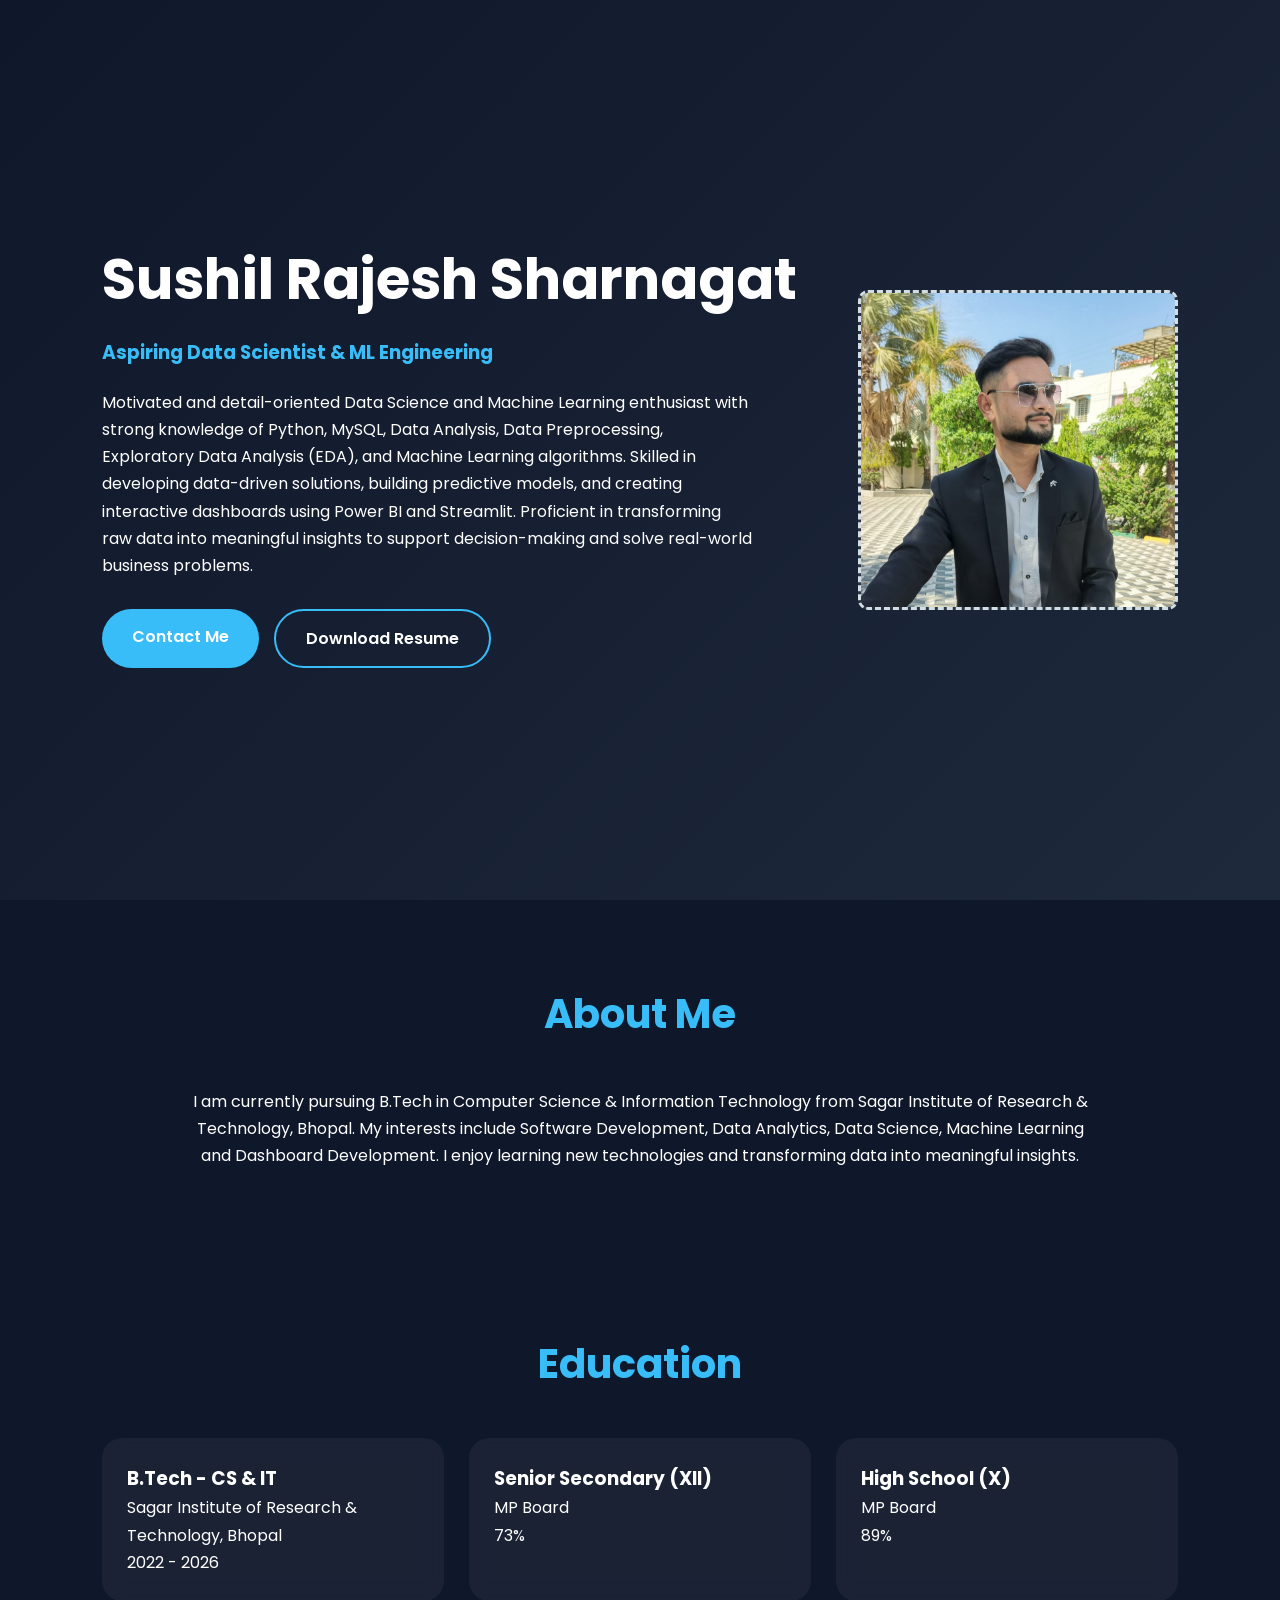
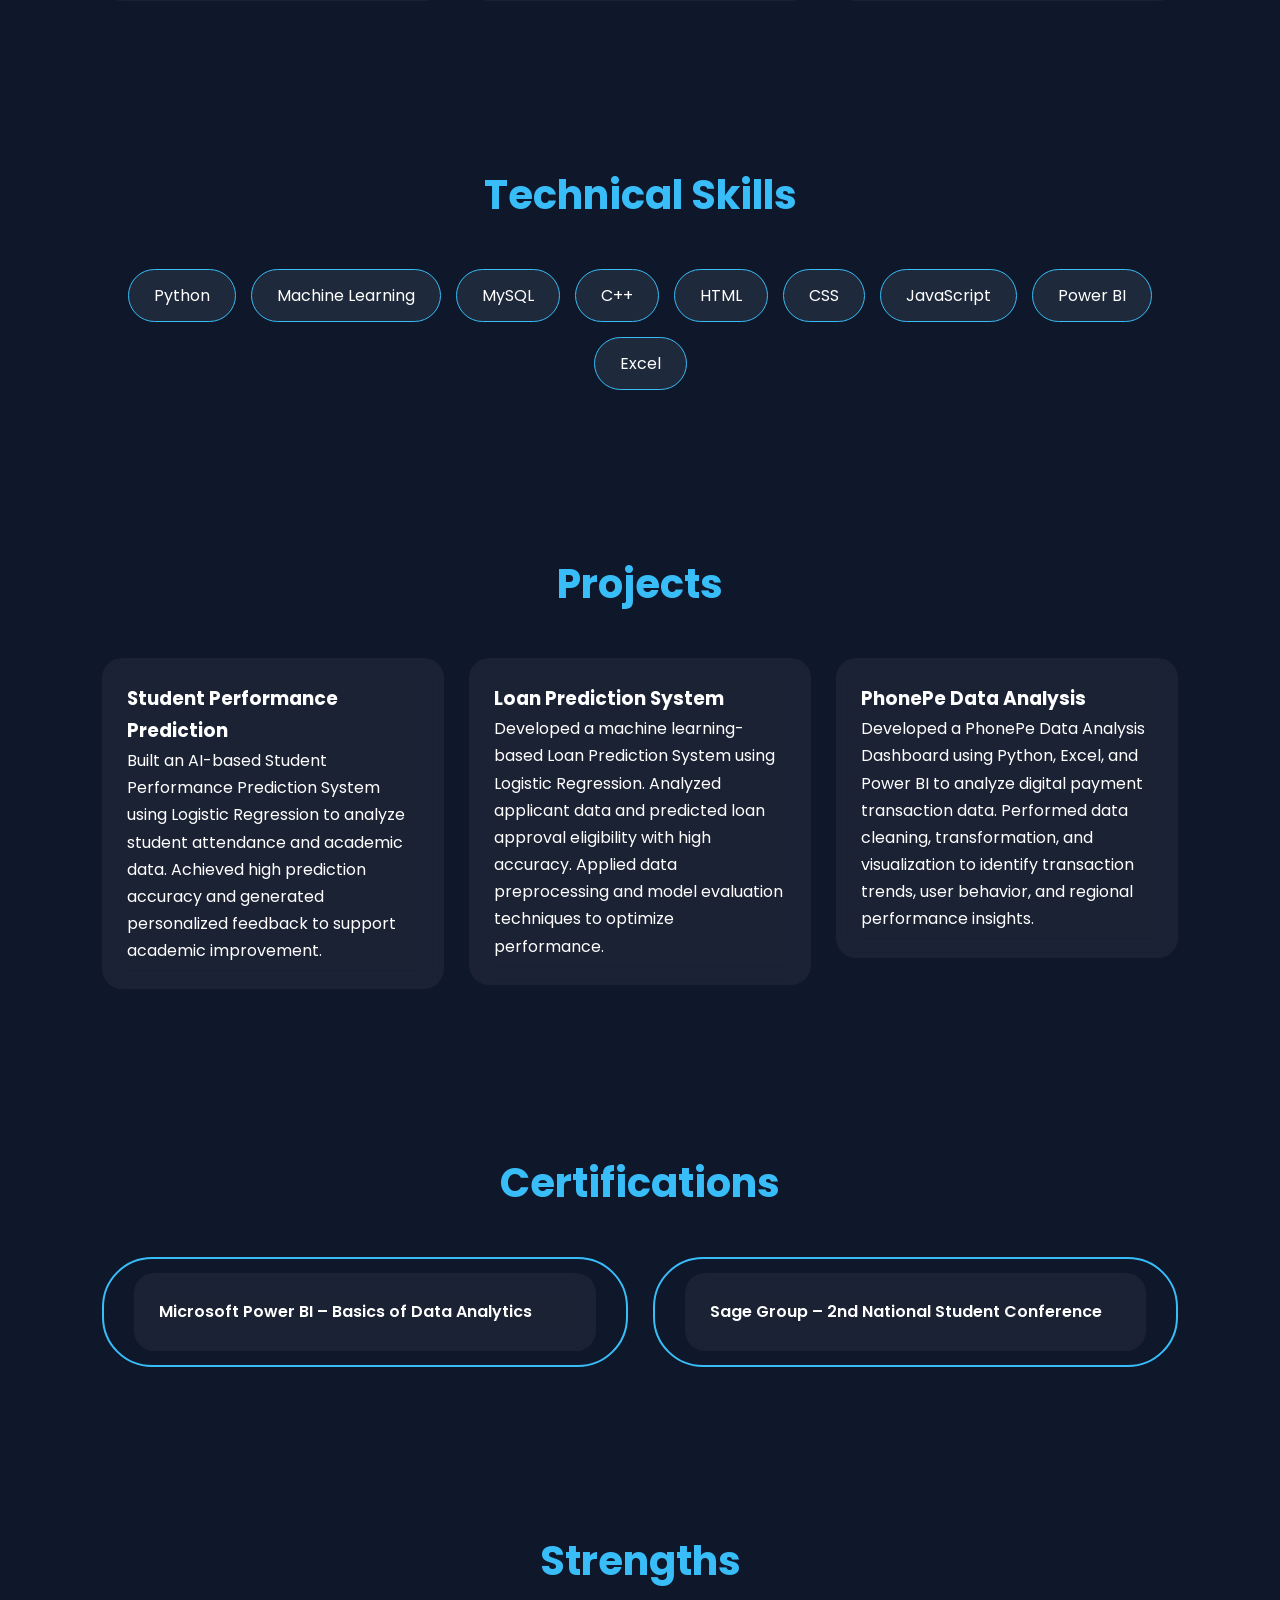
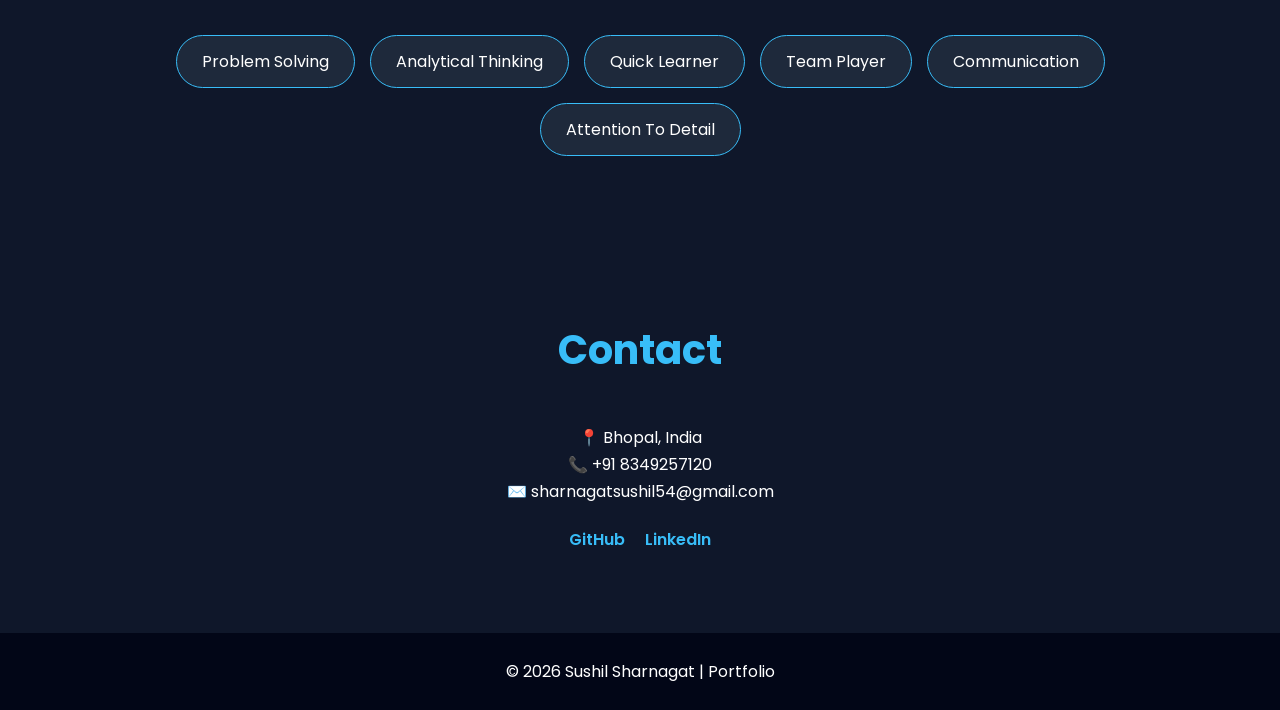
<file: index.html>
<!DOCTYPE html>
<html lang="en">
<head>
<meta charset="UTF-8">
<meta name="viewport" content="width=device-width, initial-scale=1.0">
<title>Sushil Sharnagat | Portfolio</title>
<link rel="stylesheet" href="style.css">
<link href="https://fonts.googleapis.com/css2?family=Poppins:wght@300;400;500;600;700&display=swap" rel="stylesheet">
</head>

<body>

<header class="hero">

<div class="hero-content">

<div class="hero-text">
<h1>Sushil Rajesh Sharnagat</h1>
<h3>Aspiring Data Scientist & ML Engineering</h3>

<p>
Motivated and detail-oriented Data Science and 
Machine Learning enthusiast with strong knowledge of Python, 
MySQL, Data Analysis, Data Preprocessing, Exploratory Data Analysis (EDA), 
and Machine Learning algorithms. Skilled in developing data-driven solutions, 
building predictive models, and creating interactive dashboards using Power BI 
and Streamlit. Proficient in transforming raw data into meaningful insights to 
support decision-making and solve real-world business problems.
</p>

<div class="hero-btns">
<a href="#contact" class="btn">Contact Me</a>

<!-- Resume Link Here -->
<a href="Sushil_Sharnagat_Resume.pdf" target="_blank" class="btn secondary">
Download Resume
</a>
</div>
</div>

<div class="photo-box">
<span><img src="Sushil.jpeg" alt="Profile"></span>
</div>

</div>

</header>

<section class="section">
<h2>About Me</h2>

<p class="about">
I am currently pursuing B.Tech in Computer Science & Information Technology
from Sagar Institute of Research & Technology, Bhopal.
My interests include Software Development, Data Analytics,
Data Science, Machine Learning and Dashboard Development.
I enjoy learning new technologies and transforming data into meaningful insights.
</p>
</section>

<section class="section">
<h2>Education</h2>

<div class="timeline">

<div class="card">
<h3>B.Tech - CS & IT</h3>
<p>Sagar Institute of Research & Technology, Bhopal</p>
<span>2022 - 2026</span>
</div>

<div class="card">
<h3>Senior Secondary (XII)</h3>
<p>MP Board</p>
<span>73%</span>
</div>

<div class="card">
<h3>High School (X)</h3>
<p>MP Board</p>
<span>89%</span>
</div>

</div>
</section>

<section class="section">
<h2>Technical Skills</h2>

<div class="skills">

<div class="skill-card">Python</div>
<div class="skill-card">Machine Learning</div>
<div class="skill-card">MySQL</div>
<div class="skill-card">C++</div>
<div class="skill-card">HTML</div>
<div class="skill-card">CSS</div>
<div class="skill-card">JavaScript</div>
<div class="skill-card">Power BI</div>
<div class="skill-card">Excel</div>

</div>
</section>

<section class="section">
<h2>Projects</h2>

<div class="projects">
<a href="https://ai-based-student-performance.onrender.com" target="_blank" class="project-link">
<div class="project-card">
<h3 >Student Performance Prediction</h3>
<p>
Built an AI-based Student Performance Prediction System using Logistic Regression
to analyze student attendance and academic data. Achieved high prediction accuracy
and generated personalized feedback to support academic improvement.
</p>
</div>
</a>

<a href="https://ai-loan-prediction-system.streamlit.app/" target="_blank" class="project-link">
<div class="project-card">
<h3>Loan Prediction System</h3>
<p>
Developed a machine learning-based Loan Prediction System using Logistic Regression.
Analyzed applicant data and predicted loan approval eligibility with high accuracy.
Applied data preprocessing and model evaluation techniques to optimize performance.
</p>
</div>
</a>
<a href="https://github.com/SushilS213/PhonePe-Data-Analysis-With-Visualization" target="_blank" class="project-link">
<div class="project-card">
<h3>PhonePe Data Analysis</h3>
<p>
Developed a PhonePe Data Analysis Dashboard using Python, Excel, and Power BI to analyze digital payment transaction data.
Performed data cleaning, transformation, and visualization to identify transaction trends, user behavior, and regional performance insights.
</p>
</div>
</a>

</div>
</section>

<section class="section">
<h2>Certifications</h2>

<div class="certifications">

<a href="Certificate of Data Analysis.pdf" target="_blank" class="btn secondary">
<div class="card">
    Microsoft Power BI – Basics of Data Analytics
</div>
</a>

<a href="Sage Certificate.jpeg" target="_blank" class="btn secondary">
<div class="card">
Sage Group – 2nd National Student Conference
</div>
</a>
</div>
</section>

<section class="section">
<h2>Strengths</h2>

<div class="skills">
<div class="skill-card">Problem Solving</div>
<div class="skill-card">Analytical Thinking</div>
<div class="skill-card">Quick Learner</div>
<div class="skill-card">Team Player</div>
<div class="skill-card">Communication</div>
<div class="skill-card">Attention To Detail</div>
</div>

</section>

<section id="contact" class="section">

<h2>Contact</h2>

<div class="contact-box">

<p>📍 Bhopal, India</p>
<p>📞 +91 8349257120</p>
<p>✉️ sharnagatsushil54@gmail.com</p>

<div class="socials">

<a href="https://github.com/SushilS213" target="_blank">
GitHub
</a>

<a href="https://www.linkedin.com/in/sushil-sharnagat-8957b0297" target="_blank">
LinkedIn
</a>

</div>

</div>

</section>

<footer>
© 2026 Sushil Sharnagat | Portfolio
</footer>

</body>
</html>
</file>
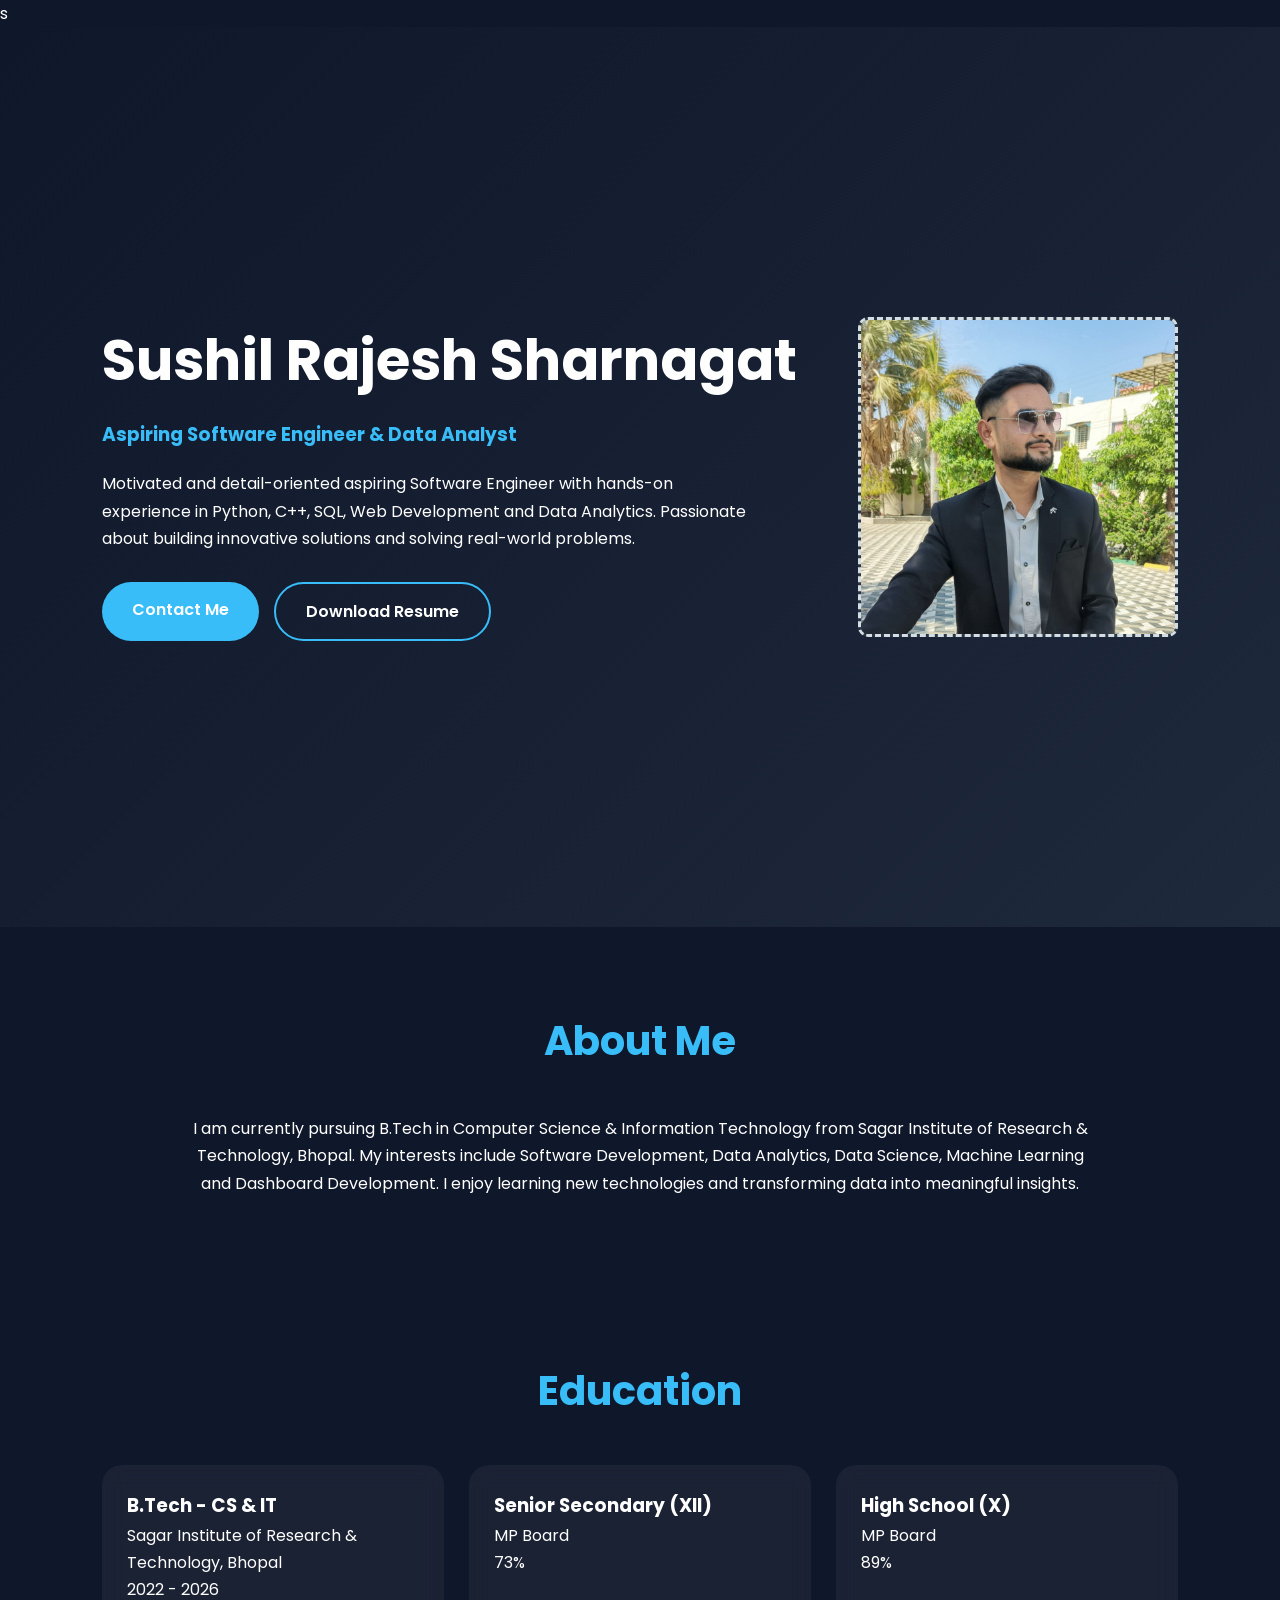
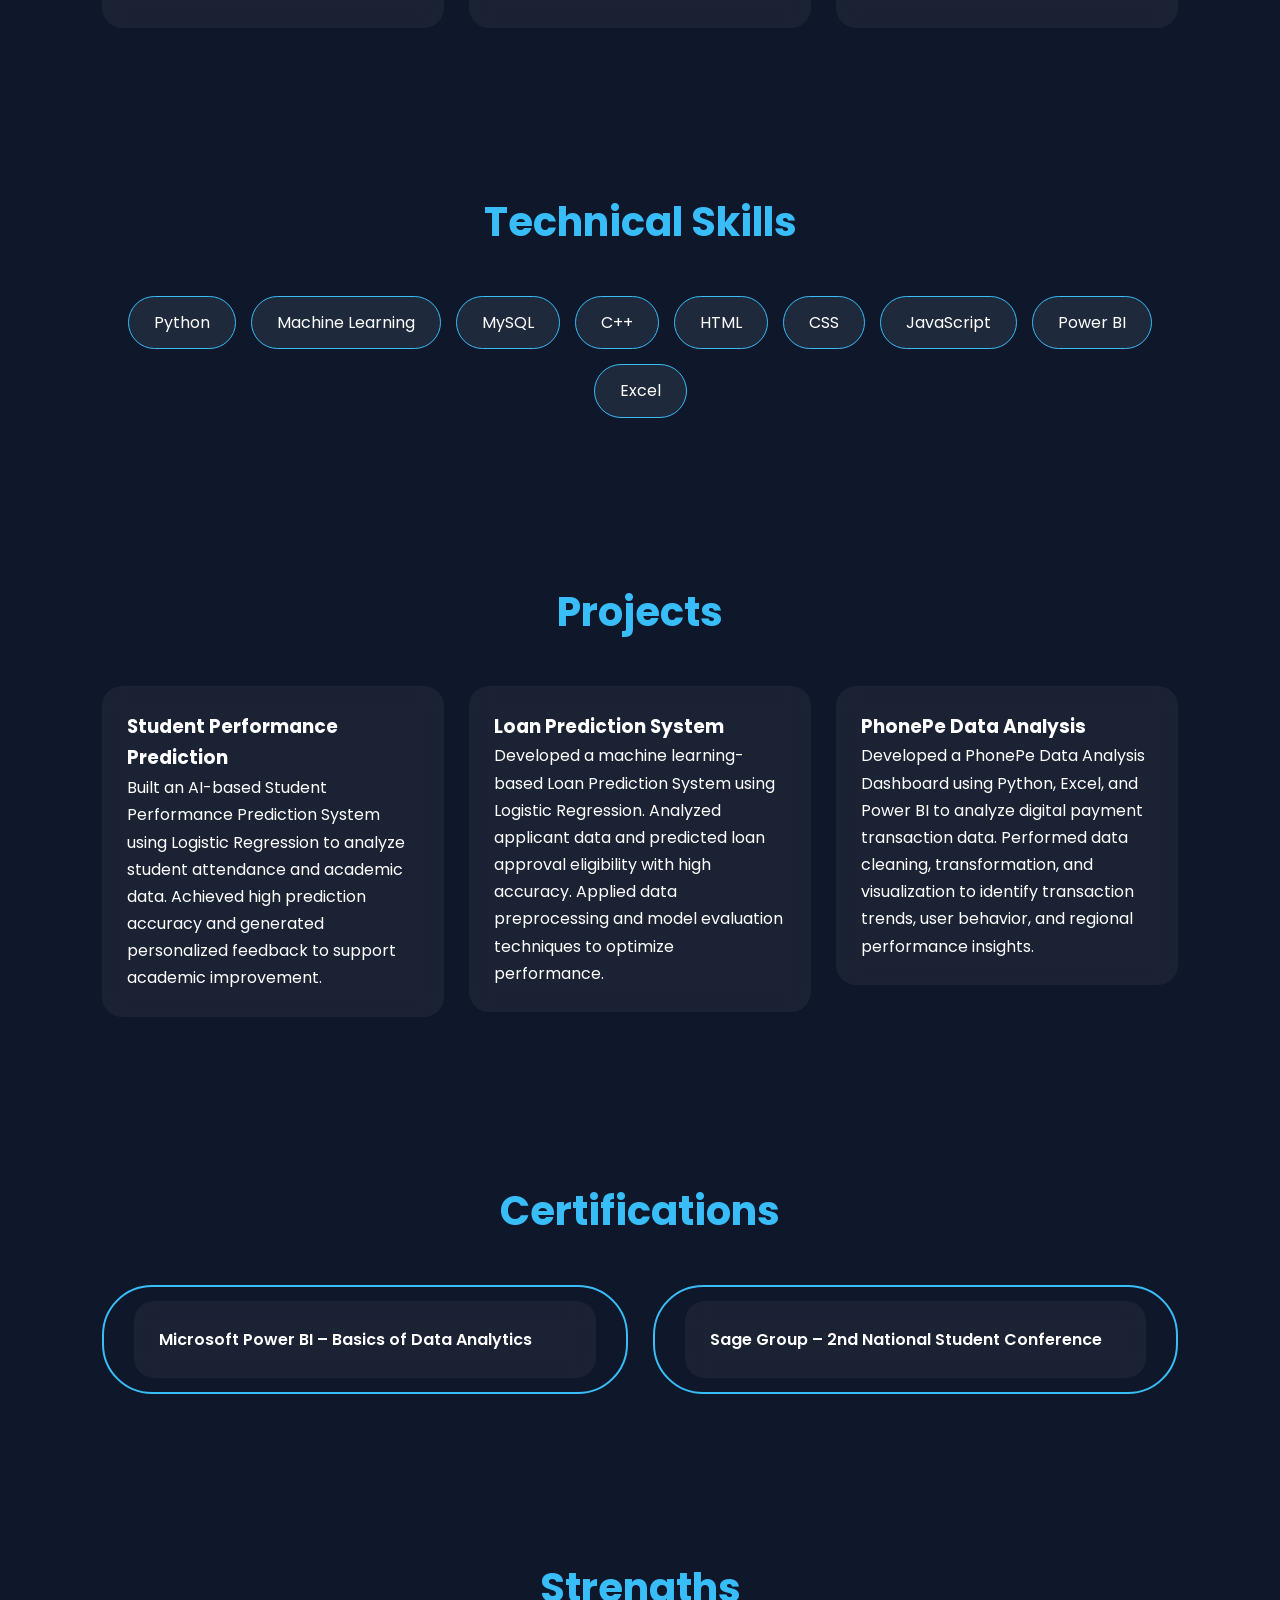
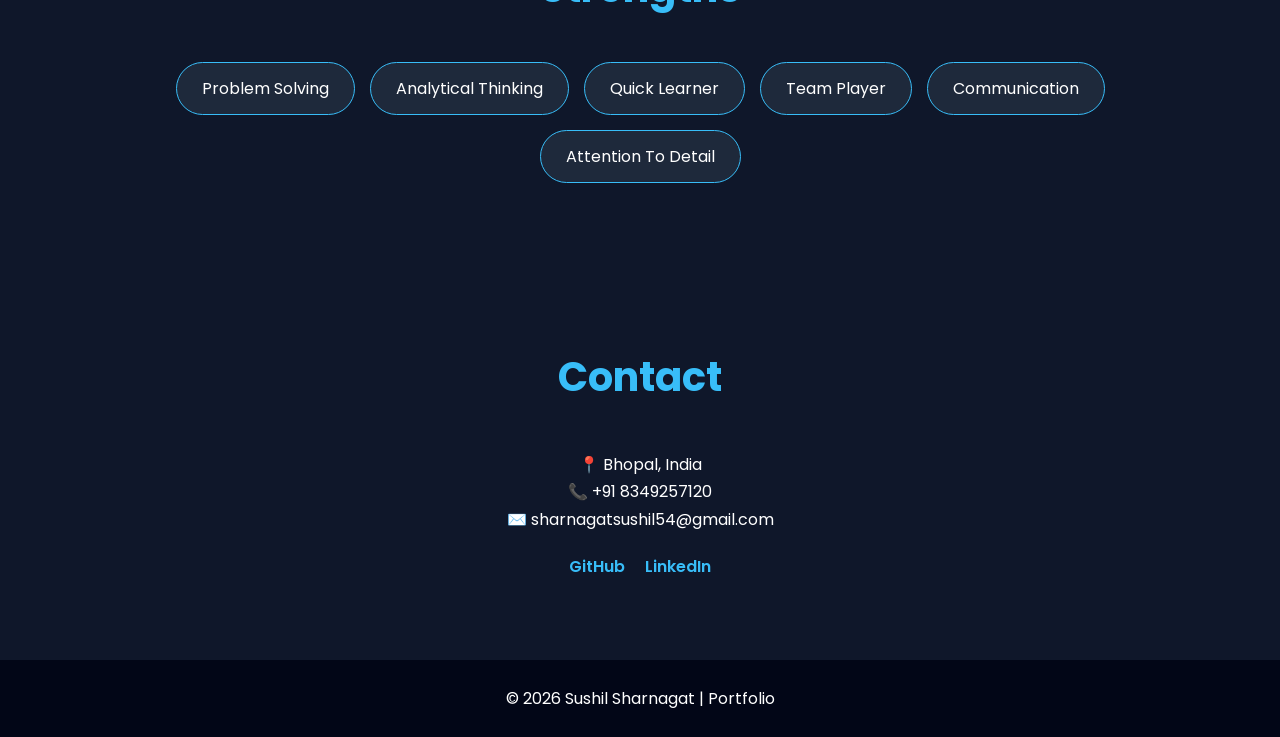
<file: Main.html>
<!DOCTYPE html>
<html lang="en">
<head>
<meta charset="UTF-8">
<meta name="viewport" content="width=device-width, initial-scale=1.0">
<title>Sushil Sharnagat | Portfolio</title>
<link rel="stylesheet" href="main.css">s
<link href="https://fonts.googleapis.com/css2?family=Poppins:wght@300;400;500;600;700&display=swap" rel="stylesheet">
</head>

<body>

<header class="hero">

<div class="hero-content">

<div class="hero-text">
<h1>Sushil Rajesh Sharnagat</h1>
<h3>Aspiring Software Engineer & Data Analyst</h3>

<p>
Motivated and detail-oriented aspiring Software Engineer with hands-on
experience in Python, C++, SQL, Web Development and Data Analytics.
Passionate about building innovative solutions and solving real-world problems.
</p>

<div class="hero-btns">
<a href="#contact" class="btn">Contact Me</a>

<!-- Resume Link Here -->
<a href="Sushil_Sharnagat_Resume.pdf" target="_blank" class="btn secondary">
Download Resume
</a>
</div>
</div>

<div class="photo-box">
<span><img src="Sushil.jpeg" alt="Profile"></span>
</div>

</div>

</header>

<section class="section">
<h2>About Me</h2>

<p class="about">
I am currently pursuing B.Tech in Computer Science & Information Technology
from Sagar Institute of Research & Technology, Bhopal.
My interests include Software Development, Data Analytics,
Data Science, Machine Learning and Dashboard Development.
I enjoy learning new technologies and transforming data into meaningful insights.
</p>
</section>

<section class="section">
<h2>Education</h2>

<div class="timeline">

<div class="card">
<h3>B.Tech - CS & IT</h3>
<p>Sagar Institute of Research & Technology, Bhopal</p>
<span>2022 - 2026</span>
</div>

<div class="card">
<h3>Senior Secondary (XII)</h3>
<p>MP Board</p>
<span>73%</span>
</div>

<div class="card">
<h3>High School (X)</h3>
<p>MP Board</p>
<span>89%</span>
</div>

</div>
</section>

<section class="section">
<h2>Technical Skills</h2>

<div class="skills">

<div class="skill-card">Python</div>
<div class="skill-card">Machine Learning</div>
<div class="skill-card">MySQL</div>
<div class="skill-card">C++</div>
<div class="skill-card">HTML</div>
<div class="skill-card">CSS</div>
<div class="skill-card">JavaScript</div>
<div class="skill-card">Power BI</div>
<div class="skill-card">Excel</div>

</div>
</section>

<section class="section">
<h2>Projects</h2>

<div class="projects">
<a href="https://ai-based-student-performance.onrender.com" target="_blank" class="project-link">
<div class="project-card">
<h3 >Student Performance Prediction</h3>
<p>
Built an AI-based Student Performance Prediction System using Logistic Regression
to analyze student attendance and academic data. Achieved high prediction accuracy
and generated personalized feedback to support academic improvement.
</p>
</div>
</a>

<a href="https://ai-loan-prediction-system.streamlit.app/" target="_blank" class="project-link">
<div class="project-card">
<h3>Loan Prediction System</h3>
<p>
Developed a machine learning-based Loan Prediction System using Logistic Regression.
Analyzed applicant data and predicted loan approval eligibility with high accuracy.
Applied data preprocessing and model evaluation techniques to optimize performance.
</p>
</div>
</a>
<a href="https://github.com/SushilS213/PhonePe-Data-Analysis-With-Visualization" target="_blank" class="project-link">
<div class="project-card">
<h3>PhonePe Data Analysis</h3>
<p>
Developed a PhonePe Data Analysis Dashboard using Python, Excel, and Power BI to analyze digital payment transaction data.
Performed data cleaning, transformation, and visualization to identify transaction trends, user behavior, and regional performance insights.
</p>
</div>
</a>

</div>
</section>

<section class="section">
<h2>Certifications</h2>

<div class="certifications">

<a href="Certificate of Data Analysis.pdf" target="_blank" class="btn secondary">
<div class="card">
    Microsoft Power BI – Basics of Data Analytics
</div>
</a>

<a href="Sage Certificate.jpeg" target="_blank" class="btn secondary">
<div class="card">
Sage Group – 2nd National Student Conference
</div>
</a>
</div>
</section>

<section class="section">
<h2>Strengths</h2>

<div class="skills">
<div class="skill-card">Problem Solving</div>
<div class="skill-card">Analytical Thinking</div>
<div class="skill-card">Quick Learner</div>
<div class="skill-card">Team Player</div>
<div class="skill-card">Communication</div>
<div class="skill-card">Attention To Detail</div>
</div>

</section>

<section id="contact" class="section">

<h2>Contact</h2>

<div class="contact-box">

<p>📍 Bhopal, India</p>
<p>📞 +91 8349257120</p>
<p>✉️ sharnagatsushil54@gmail.com</p>

<div class="socials">

<a href="https://github.com/SushilS213" target="_blank">
GitHub
</a>

<a href="https://www.linkedin.com/in/sushil-sharnagat-8957b0297" target="_blank">
LinkedIn
</a>

</div>

</div>

</section>

<footer>
© 2026 Sushil Sharnagat | Portfolio
</footer>

</body>
</html>
</file>
<file: style.css>
*{
margin:0;
padding:0;
box-sizing:border-box;
font-family:'Poppins',sans-serif;
}

body{
background:#0f172a;
color:white;
line-height:1.7;
}

.hero{
min-height:100vh;
display:flex;
align-items:center;
justify-content:center;
padding:50px 8%;
background:linear-gradient(135deg,#0f172a,#1e293b);
}

.hero-content{
width:100%;
max-width:1200px;
display:flex;
align-items:center;
justify-content:space-between;
gap:60px;
flex-wrap:wrap;
}

.hero-text{
flex:1;
min-width:300px;
}

.hero-text h1{
font-size:3.5rem;
margin-bottom:10px;
}

.hero-text h3{
color:#38bdf8;
margin-bottom:20px;
}

.hero-text p{
max-width:650px;
}

.hero-btns{
margin-top:30px;
display:flex;
gap:15px;
flex-wrap:wrap;
}

.btn{
padding:14px 30px;
background:#38bdf8;
color:white;
text-decoration:none;
border-radius:50px;
font-weight:600;
transition:.3s;
}

.btn:hover{
transform:translateY(-4px);
}

.secondary{
background:transparent;
border:2px solid #38bdf8;
}

.photo-box{
width:320px;
height:320px;
background:rgba(255,255,255,0.08);
border:3px dashed #d3dee2;
display:flex;
align-items:center;
justify-content:center;
border-radius:10px;
overflow: hidden;
}
.photo-box img{
width:100%;
height:100%;
object-fit: contain;
}
.section{
padding:80px 8%;
}

.section h2{
text-align:center;
font-size:2.5rem;
margin-bottom:40px;
color:#38bdf8;
}

.about{
max-width:900px;
margin:auto;
text-align:center;
}

.timeline,
.projects,
.certifications{
display:grid;
grid-template-columns:repeat(auto-fit,minmax(250px,1fr));
gap:25px;
}

.card,
.project-card{
background:rgba(255,255,255,.05);
padding:25px;
border-radius:20px;
backdrop-filter:blur(10px);
transition:.3s;
}

/* .card:hover,
.project-card:hover{
transform:translateY(-8px);
} */
.project-link{
    text-decoration:none;
    color:white;
    display:block;
}
.skills{
display:flex;
justify-content:center;
flex-wrap:wrap;
gap:15px;
}

.skill-card{
background:#1e293b;
padding:12px 25px;
border-radius:30px;
border:1px solid #38bdf8;
}

.contact-box{
text-align:center;
}

.socials{
margin-top:20px;
display:flex;
justify-content:center;
gap:20px;
flex-wrap:wrap;
}

.socials a{
color:#38bdf8;
text-decoration:none;
font-weight:600;
}

footer{
text-align:center;
padding:25px;
background:#020617;
}

@media(max-width:768px){

.hero-content{
flex-direction:column-reverse;
text-align:center;
}

.hero-text h1{
font-size:2.5rem;
}

.photo-box{
width:250px;
height:250px;
}

.hero-btns{
justify-content:center;
}
}
</file>
<file: main.css>
*{
margin:0;
padding:0;
box-sizing:border-box;
font-family:'Poppins',sans-serif;
}

body{
background:#0f172a;
color:white;
line-height:1.7;
}

.hero{
min-height:100vh;
display:flex;
align-items:center;
justify-content:center;
padding:50px 8%;
background:linear-gradient(135deg,#0f172a,#1e293b);
}

.hero-content{
width:100%;
max-width:1200px;
display:flex;
align-items:center;
justify-content:space-between;
gap:60px;
flex-wrap:wrap;
}

.hero-text{
flex:1;
min-width:300px;
}

.hero-text h1{
font-size:3.5rem;
margin-bottom:10px;
}

.hero-text h3{
color:#38bdf8;
margin-bottom:20px;
}

.hero-text p{
max-width:650px;
}

.hero-btns{
margin-top:30px;
display:flex;
gap:15px;
flex-wrap:wrap;
}

.btn{
padding:14px 30px;
background:#38bdf8;
color:white;
text-decoration:none;
border-radius:50px;
font-weight:600;
transition:.3s;
}

.btn:hover{
transform:translateY(-4px);
}

.secondary{
background:transparent;
border:2px solid #38bdf8;
}

.photo-box{
width:320px;
height:320px;
background:rgba(255,255,255,0.08);
border:3px dashed #d3dee2;
display:flex;
align-items:center;
justify-content:center;
border-radius:10px;
overflow: hidden;
}
.photo-box img{
width:100%;
height:100%;
object-fit: contain;
}
.section{
padding:80px 8%;
}

.section h2{
text-align:center;
font-size:2.5rem;
margin-bottom:40px;
color:#38bdf8;
}

.about{
max-width:900px;
margin:auto;
text-align:center;
}

.timeline,
.projects,
.certifications{
display:grid;
grid-template-columns:repeat(auto-fit,minmax(250px,1fr));
gap:25px;
}

.card,
.project-card{
background:rgba(255,255,255,.05);
padding:25px;
border-radius:20px;
backdrop-filter:blur(10px);
transition:.3s;
}

/* .card:hover,
.project-card:hover{
transform:translateY(-8px);
} */
.project-link{
    text-decoration:none;
    color:white;
    display:block;
}
.skills{
display:flex;
justify-content:center;
flex-wrap:wrap;
gap:15px;
}

.skill-card{
background:#1e293b;
padding:12px 25px;
border-radius:30px;
border:1px solid #38bdf8;
}

.contact-box{
text-align:center;
}

.socials{
margin-top:20px;
display:flex;
justify-content:center;
gap:20px;
flex-wrap:wrap;
}

.socials a{
color:#38bdf8;
text-decoration:none;
font-weight:600;
}

footer{
text-align:center;
padding:25px;
background:#020617;
}

@media(max-width:768px){

.hero-content{
flex-direction:column-reverse;
text-align:center;
}

.hero-text h1{
font-size:2.5rem;
}

.photo-box{
width:250px;
height:250px;
}

.hero-btns{
justify-content:center;
}
}
</file>
